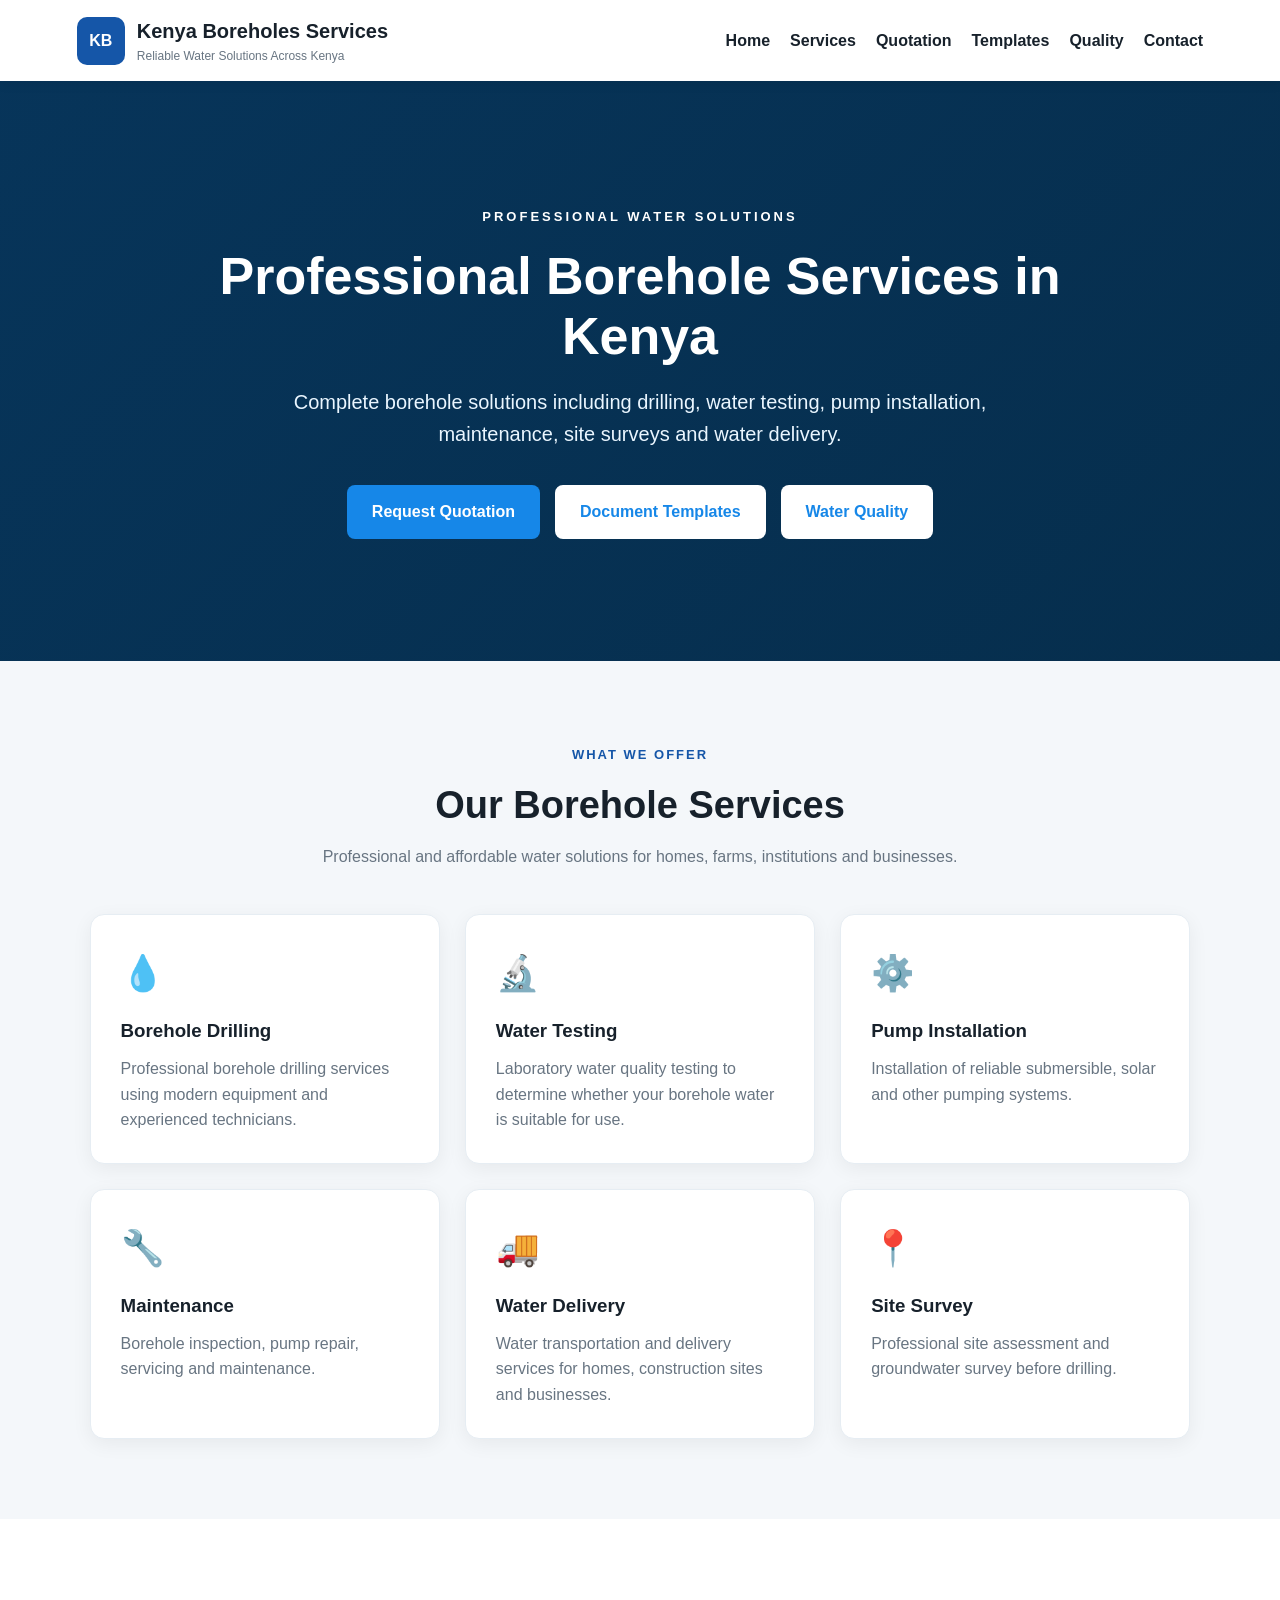
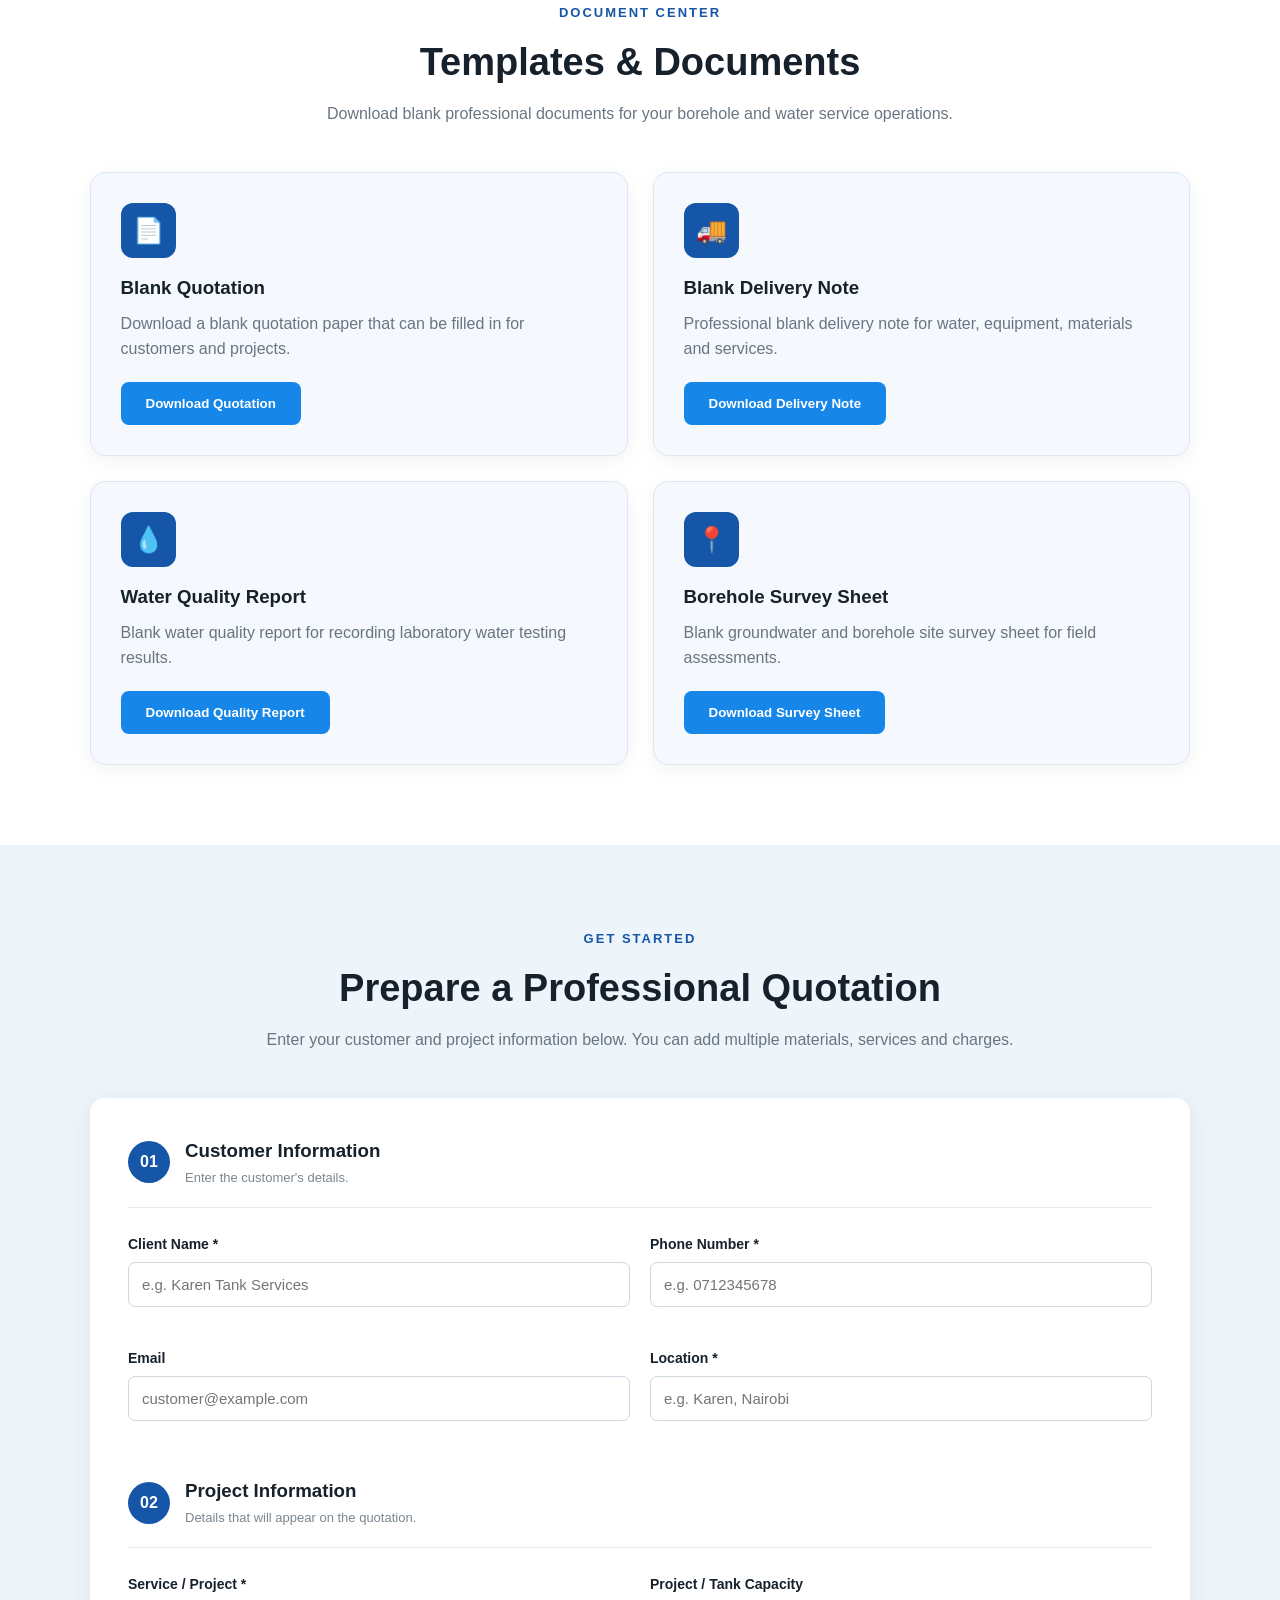
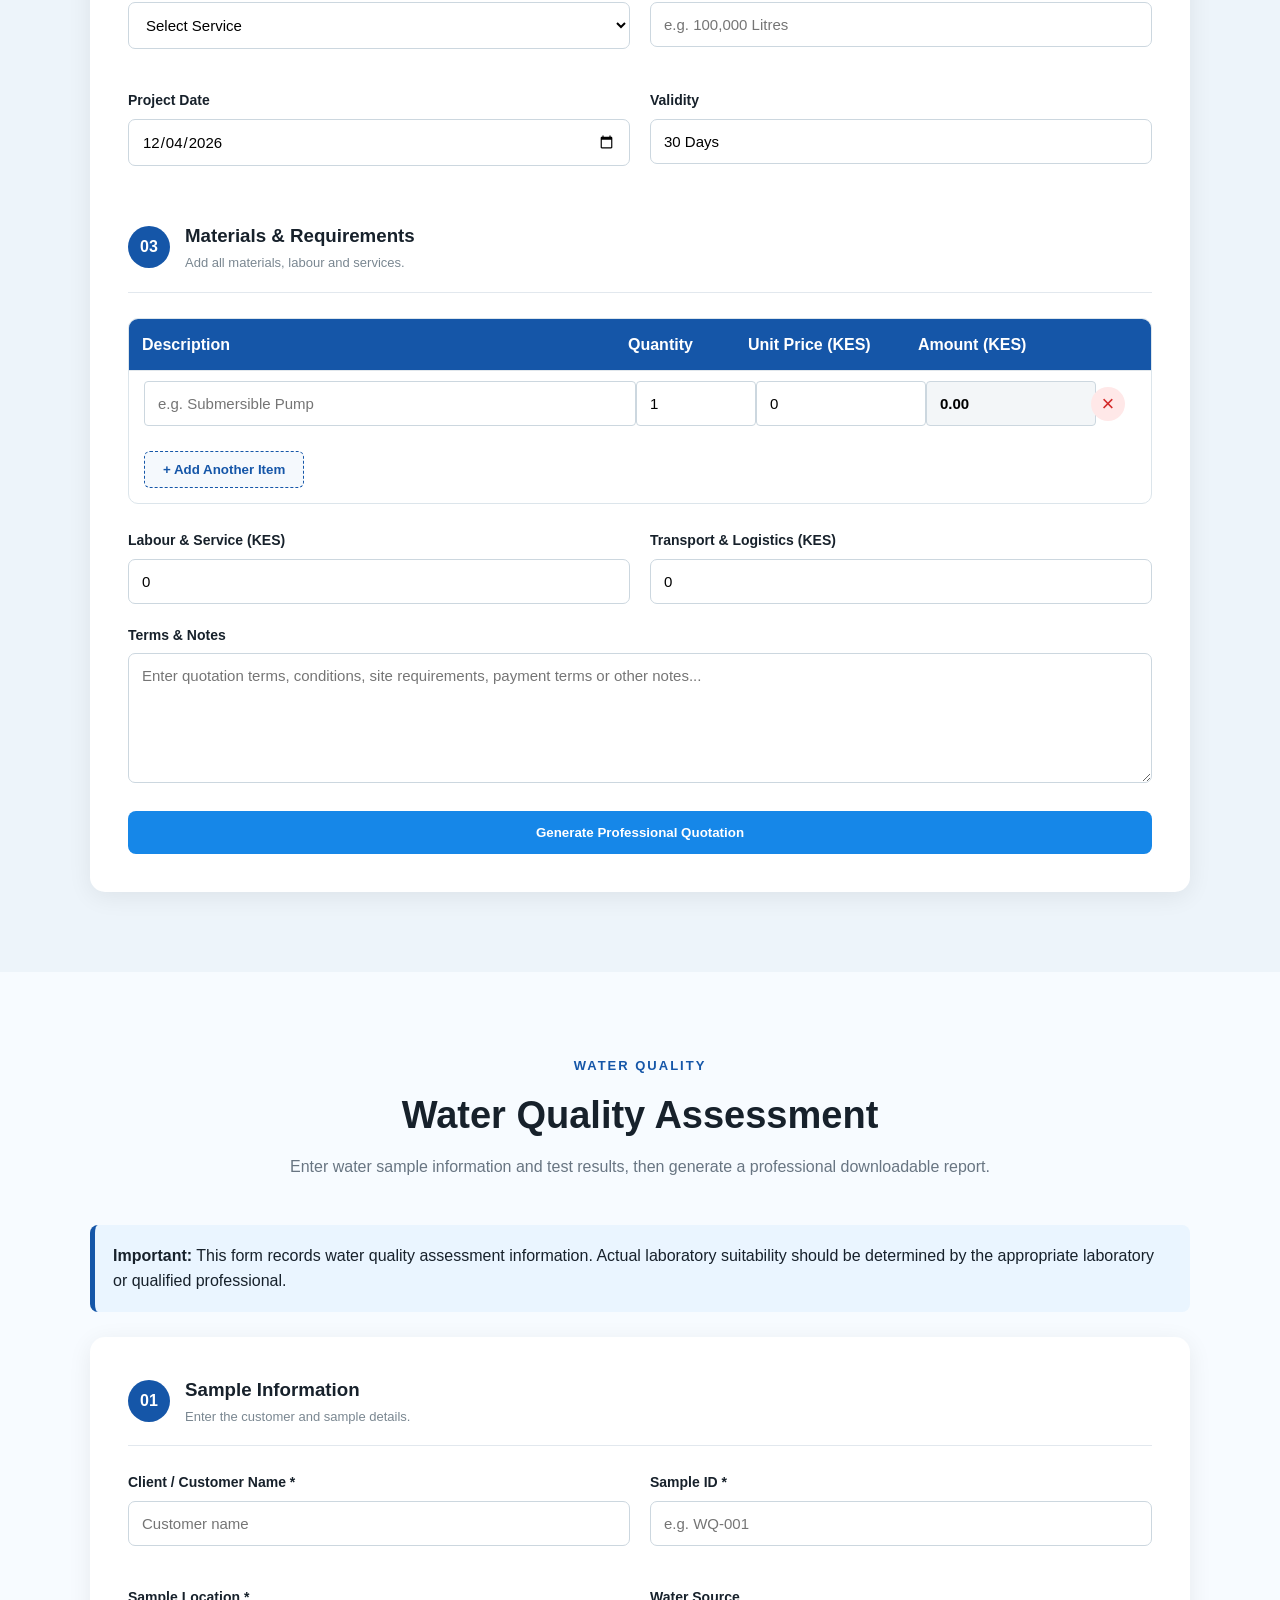
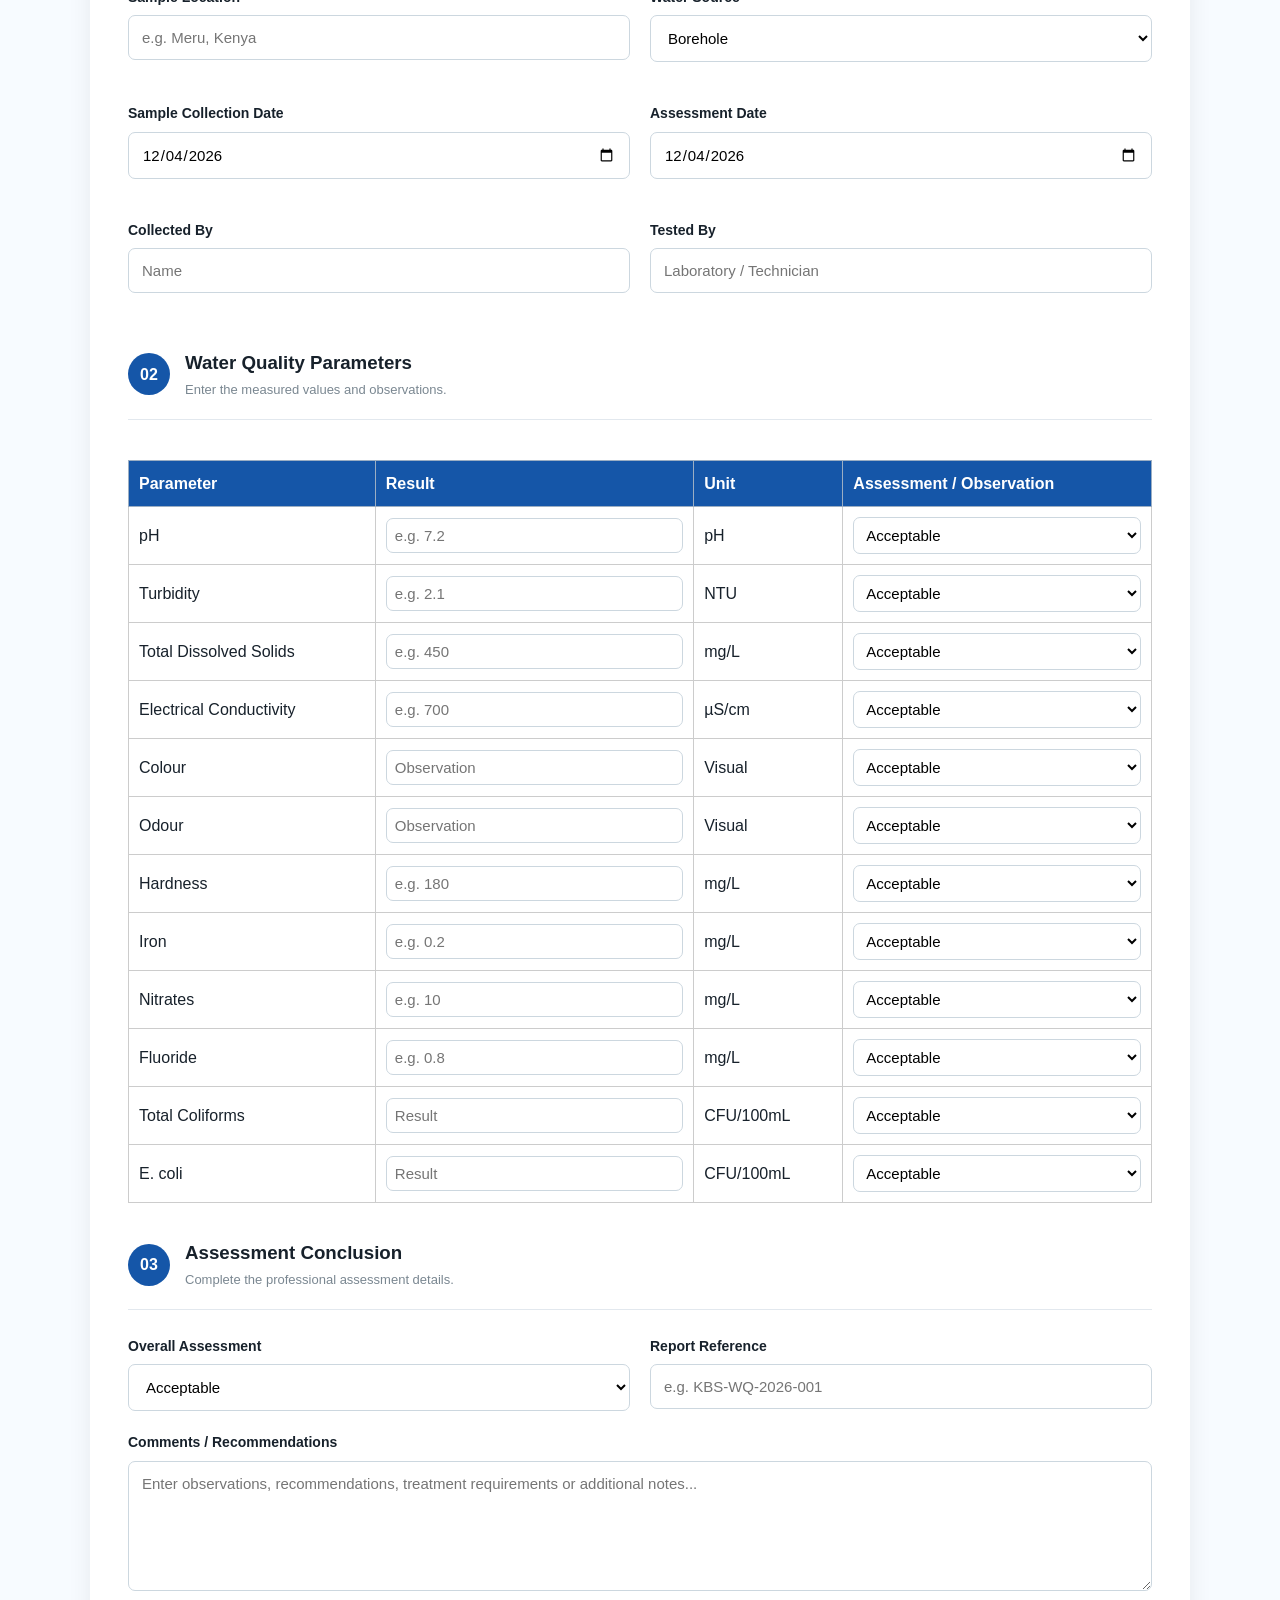
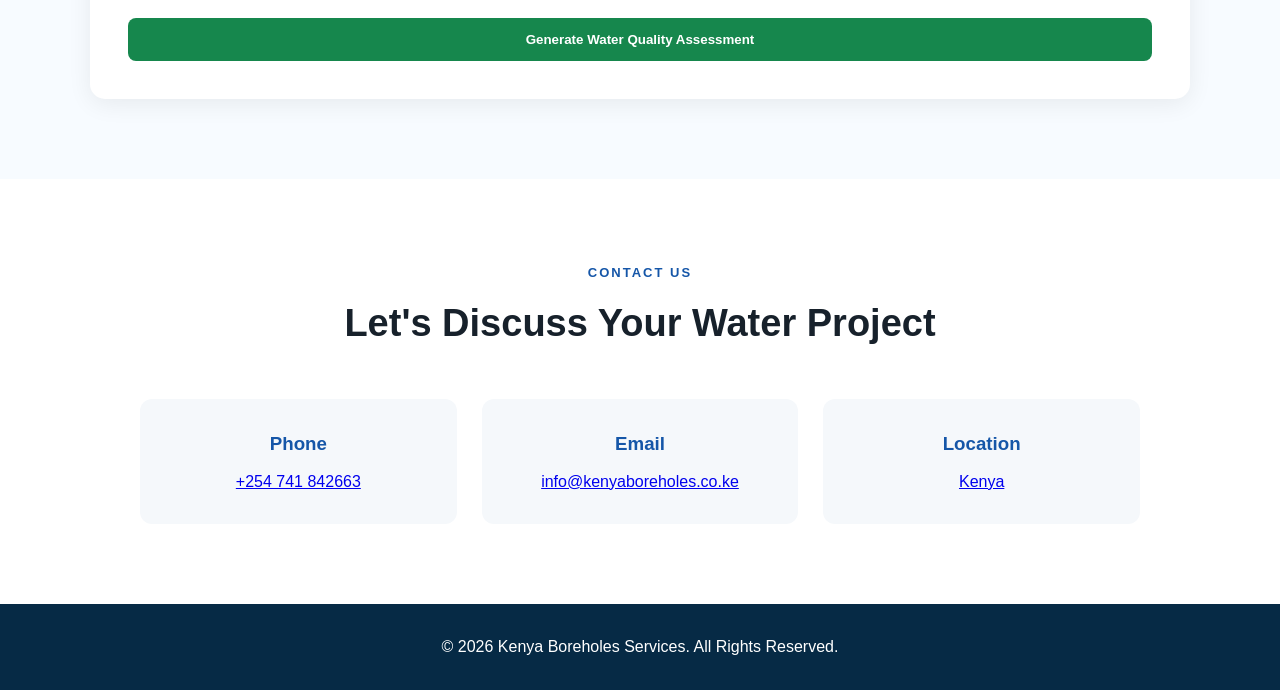
<file: templates/index.html>
<!DOCTYPE html>
<html lang="en">
<head>
<meta charset="UTF-8">
<meta name="viewport" content="width=device-width, initial-scale=1.0">

<title>Kenya Boreholes Services</title>

<style>

/* =========================================================
   GLOBAL
========================================================= */

* {
    margin: 0;
    padding: 0;
    box-sizing: border-box;
}

html {
    scroll-behavior: smooth;
}

body {
    font-family: Arial, Helvetica, sans-serif;
    background: #f4f7fa;
    color: #17212b;
    line-height: 1.6;
}

button,
input,
select,
textarea {
    font-family: inherit;
}


/* =========================================================
   HEADER
========================================================= */

.header {
    background: #ffffff;
    min-height: 80px;
    padding: 15px 6%;
    display: flex;
    justify-content: space-between;
    align-items: center;
    gap: 25px;
    position: sticky;
    top: 0;
    z-index: 1000;
    box-shadow: 0 2px 12px rgba(0,0,0,0.08);
}

.logo {
    display: flex;
    align-items: center;
    gap: 12px;
}

.logo-icon {
    width: 48px;
    height: 48px;
    border-radius: 10px;
    background: #1556a8;
    color: white;
    display: flex;
    align-items: center;
    justify-content: center;
    font-weight: bold;
}

.logo h1 {
    font-size: 20px;
}

.logo p {
    color: #687582;
    font-size: 12px;
}

nav {
    display: flex;
    gap: 20px;
    flex-wrap: wrap;
    justify-content: center;
}

nav a {
    text-decoration: none;
    color: #17212b;
    font-weight: 600;
}

nav a:hover {
    color: #1556a8;
}


/* =========================================================
   HERO
========================================================= */

.hero {
    min-height: 580px;
    background:
        linear-gradient(
            rgba(5, 41, 70, 0.88),
            rgba(5, 41, 70, 0.88)
        ),
        linear-gradient(
            135deg,
            #1687e8,
            #0d527e
        );

    display: flex;
    align-items: center;
    justify-content: center;
    text-align: center;
    padding: 80px 20px;
    color: white;
}

.hero-content {
    max-width: 900px;
}

.hero-label {
    font-size: 13px;
    letter-spacing: 3px;
    font-weight: bold;
}

.hero h2 {
    font-size: 52px;
    line-height: 1.15;
    margin: 18px 0 20px;
}

.hero p {
    font-size: 20px;
    max-width: 750px;
    margin: auto;
    color: #eaf6ff;
}

.hero-buttons {
    margin-top: 35px;
    display: flex;
    justify-content: center;
    gap: 15px;
    flex-wrap: wrap;
}


/* =========================================================
   BUTTONS
========================================================= */

.btn {
    border: none;
    padding: 14px 25px;
    border-radius: 8px;
    font-weight: bold;
    cursor: pointer;
    text-decoration: none;
    display: inline-block;
    transition: 0.2s;
}

.btn:hover {
    transform: translateY(-2px);
}

.primary {
    background: #1687e8;
    color: white;
}

.secondary {
    background: white;
    color: #1687e8;
}

.outline-btn {
    background: white;
    color: #1556a8;
    border: 1px solid #1556a8;
}

.dark-btn {
    background: #062a45;
    color: white;
}

.green-btn {
    background: #16874d;
    color: white;
}

.full-btn {
    width: 100%;
}


/* =========================================================
   SECTIONS
========================================================= */

.section,
.quotation-section,
.contact-section,
.tools-section {
    padding: 80px 7%;
}

.section-title {
    text-align: center;
    max-width: 800px;
    margin: 0 auto 45px;
}

.section-title span {
    color: #1556a8;
    font-size: 13px;
    font-weight: bold;
    letter-spacing: 2px;
}

.section-title h2 {
    font-size: 38px;
    margin: 8px 0;
}

.section-title p {
    color: #687582;
}


/* =========================================================
   SERVICES
========================================================= */

.services-grid {
    display: grid;
    grid-template-columns: repeat(3, 1fr);
    gap: 25px;
}

.service-card {
    background: white;
    padding: 30px;
    border-radius: 14px;
    box-shadow: 0 5px 20px rgba(0,0,0,0.06);
    border: 1px solid #e6edf3;
}

.service-icon {
    font-size: 35px;
    margin-bottom: 15px;
}

.service-card h3 {
    margin-bottom: 10px;
}

.service-card p {
    color: #687582;
}


/* =========================================================
   DOCUMENT TOOLS
========================================================= */

.tools-section {
    background: #ffffff;
}

.tools-grid {
    max-width: 1150px;
    margin: auto;
    display: grid;
    grid-template-columns: repeat(2, 1fr);
    gap: 25px;
}

.tool-card {
    background: #f5f9fd;
    border: 1px solid #dce7f0;
    border-radius: 15px;
    padding: 30px;
    box-shadow: 0 5px 20px rgba(0,0,0,0.05);
}

.tool-icon {
    width: 55px;
    height: 55px;
    border-radius: 12px;
    background: #1556a8;
    color: white;
    display: flex;
    align-items: center;
    justify-content: center;
    font-size: 25px;
    margin-bottom: 15px;
}

.tool-card h3 {
    margin-bottom: 8px;
}

.tool-card p {
    color: #687582;
    margin-bottom: 20px;
}

.template-buttons {
    display: flex;
    gap: 10px;
    flex-wrap: wrap;
}


/* =========================================================
   QUOTATION FORM
========================================================= */

.quotation-section {
    background: #edf4fa;
}

.quotation-container {
    max-width: 1100px;
    margin: auto;
}

#quotationForm,
#qualityForm {
    background: white;
    padding: 38px;
    border-radius: 15px;
    box-shadow: 0 5px 25px rgba(0,0,0,0.07);
}

.form-heading {
    display: flex;
    align-items: center;
    gap: 15px;
    border-bottom: 1px solid #e2e8ee;
    padding-bottom: 18px;
    margin-bottom: 25px;
}

.form-heading > span {
    width: 42px;
    height: 42px;
    display: flex;
    align-items: center;
    justify-content: center;
    border-radius: 50%;
    background: #1556a8;
    color: white;
    font-weight: bold;
}

.form-heading h3 {
    margin-bottom: 2px;
}

.form-heading p {
    color: #7a8791;
    font-size: 13px;
}

.second-heading {
    margin-top: 35px;
}

.form-grid {
    display: grid;
    grid-template-columns: repeat(2, 1fr);
    gap: 20px;
}

.form-group {
    margin-bottom: 20px;
}

.form-group label {
    display: block;
    margin-bottom: 7px;
    font-weight: bold;
    font-size: 14px;
}

input,
select,
textarea {
    width: 100%;
    padding: 13px;
    border: 1px solid #ccd7df;
    border-radius: 7px;
    font-size: 15px;
    outline: none;
    background: white;
}

input:focus,
select:focus,
textarea:focus {
    border-color: #1687e8;
    box-shadow: 0 0 0 3px rgba(22,135,232,0.10);
}

textarea {
    resize: vertical;
}


/* =========================================================
   ITEMS
========================================================= */

.items-form {
    border: 1px solid #dce5eb;
    border-radius: 10px;
    overflow: hidden;
    margin-bottom: 25px;
}

.items-header,
.item-row {
    display: grid;
    grid-template-columns:
        minmax(200px, 2fr)
        120px
        170px
        170px
        50px;
    align-items: center;
}

.items-header {
    background: #1556a8;
    color: white;
    font-weight: bold;
    padding: 13px;
}

.item-row {
    padding: 10px;
    border-top: 1px solid #e1e7ec;
}

.item-row input {
    border-radius: 4px;
    margin: 0 5px;
}

.item-amount {
    background: #f3f6f8;
    font-weight: bold;
}

.remove-item {
    width: 34px;
    height: 34px;
    border: none;
    border-radius: 50%;
    background: #ffe8e8;
    color: #d32929;
    font-size: 22px;
    cursor: pointer;
}

.add-item-btn {
    margin: 15px;
    padding: 10px 18px;
    border: 1px dashed #1556a8;
    color: #1556a8;
    background: #f5f9fd;
    border-radius: 6px;
    cursor: pointer;
    font-weight: bold;
}


/* =========================================================
   QUOTATION RESULT
========================================================= */

.quotation-result {
    margin-top: 35px;
    background: #dfe7ee;
    padding: 25px;
    border-radius: 10px;
}

.hidden {
    display: none !important;
}


/* =========================================================
   QUOTATION DOCUMENT
========================================================= */

#quotationDocument {
    background: white;
    width: 100%;
    max-width: 1000px;
    margin: auto;
    padding: 38px;
    box-shadow: 0 5px 25px rgba(0,0,0,0.12);
    color: #202020;
}

.document-top {
    display: flex;
    justify-content: space-between;
    align-items: flex-start;
    gap: 30px;
}

.document-company {
    display: flex;
    align-items: center;
    gap: 14px;
}

.document-logo {
    width: 58px;
    height: 58px;
    background: #1556a8;
    color: white;
    display: flex;
    align-items: center;
    justify-content: center;
    font-size: 20px;
    font-weight: bold;
    border-radius: 5px;
}

.document-company h1 {
    font-size: 22px;
    color: #1556a8;
}

.document-company p {
    color: #666;
    font-size: 13px;
}

.document-reference {
    text-align: right;
    min-width: 240px;
}

.document-reference h2 {
    font-size: 22px;
    margin-bottom: 10px;
}

.document-reference p {
    font-size: 14px;
    margin: 3px 0;
}

.document-line {
    height: 2px;
    background: #183e73;
    margin: 18px 0 0;
}


/* =========================================================
   DETAILS
========================================================= */

.details-table {
    margin-top: 5px;
    margin-bottom: 28px;
}

.detail-row {
    display: grid;
    grid-template-columns: 180px 25px 1fr;
    min-height: 40px;
    align-items: center;
    border-bottom: 1px solid #d7d7d7;
    font-size: 15px;
}

.detail-label {
    font-weight: bold;
}

.detail-colon {
    font-weight: bold;
}


/* =========================================================
   QUOTATION TABLE
========================================================= */

.document-section-title {
    color: #1556a8;
    font-size: 19px;
    font-weight: bold;
    margin: 20px 0 10px;
}

.quotation-table {
    width: 100%;
    border-collapse: collapse;
    margin-top: 10px;
    font-size: 14px;
}

.quotation-table th {
    background: #1556a8;
    color: white;
    border: 1px solid #9baec3;
    padding: 11px 8px;
    text-align: left;
}

.quotation-table td {
    border: 1px solid #c7c7c7;
    padding: 10px 8px;
}

.quotation-table tbody tr:nth-child(even) {
    background: #fafafa;
}

.no-column {
    width: 55px;
    text-align: center !important;
}

.quantity-column {
    width: 105px;
    text-align: center !important;
}

.price-column,
.amount-column {
    width: 155px;
    text-align: right !important;
}

.money-cell {
    text-align: right;
    font-weight: 600;
}

.total-row td {
    background: #dce6f4;
    color: #173c70;
    font-weight: bold;
    font-size: 17px;
    padding: 13px 8px;
}

.total-row td:last-child {
    text-align: right;
}


/* =========================================================
   TERMS
========================================================= */

.terms-section {
    margin-top: 25px;
}

.terms-section ul {
    margin: 5px 0 12px 22px;
}

.terms-section li {
    margin-bottom: 5px;
}

.standard-terms p {
    font-size: 13px;
    margin: 4px 0;
}


/* =========================================================
   DOCUMENT FOOTER
========================================================= */

.document-footer {
    margin-top: 35px;
    padding-top: 18px;
    border-top: 1px solid #c7c7c7;
    display: flex;
    justify-content: space-between;
    gap: 30px;
    font-size: 13px;
    color: #555;
}

.signature-box {
    min-width: 190px;
    text-align: center;
}

.signature-line {
    height: 35px;
    border-bottom: 1px solid #555;
    margin-top: 5px;
}

.quotation-actions {
    display: flex;
    justify-content: center;
    gap: 15px;
    margin-top: 25px;
    flex-wrap: wrap;
}


/* =========================================================
   QUALITY SECTION
========================================================= */

.quality-section {
    padding: 80px 7%;
    background: #f7fbff;
}

.quality-container {
    max-width: 1100px;
    margin: auto;
}

.quality-info {
    background: #eaf5ff;
    border-left: 5px solid #1556a8;
    padding: 18px;
    margin-bottom: 25px;
    border-radius: 8px;
}

.quality-result {
    margin-top: 30px;
}

.quality-document {
    background: white;
    max-width: 1000px;
    margin: auto;
    padding: 40px;
    box-shadow: 0 5px 25px rgba(0,0,0,0.12);
}

.quality-document-header {
    display: flex;
    justify-content: space-between;
    gap: 25px;
    border-bottom: 3px solid #1556a8;
    padding-bottom: 18px;
    margin-bottom: 25px;
}

.quality-title h1 {
    color: #1556a8;
    font-size: 25px;
}

.quality-title p {
    color: #666;
}

.quality-reference {
    text-align: right;
}

.quality-details {
    width: 100%;
    border-collapse: collapse;
    margin: 20px 0;
}

.quality-details td {
    border: 1px solid #ccc;
    padding: 10px;
}

.quality-details td:first-child {
    font-weight: bold;
    width: 30%;
    background: #f4f7fa;
}

.assessment-table {
    width: 100%;
    border-collapse: collapse;
    margin-top: 15px;
}

.assessment-table th {
    background: #1556a8;
    color: white;
    padding: 10px;
    border: 1px solid #9baec3;
    text-align: left;
}

.assessment-table td {
    border: 1px solid #ccc;
    padding: 10px;
}

.assessment-table input,
.assessment-table select {
    padding: 8px;
}

.quality-conclusion {
    margin-top: 25px;
    padding: 18px;
    border: 1px solid #ccd7df;
    border-radius: 8px;
}

.quality-conclusion h3 {
    color: #1556a8;
    margin-bottom: 8px;
}

.quality-footer {
    margin-top: 35px;
    padding-top: 18px;
    border-top: 1px solid #ccc;
    display: flex;
    justify-content: space-between;
}


/* =========================================================
   CONTACT
========================================================= */

.contact-section {
    background: white;
}

.contact-grid {
    max-width: 1000px;
    margin: auto;
    display: grid;
    grid-template-columns: repeat(3, 1fr);
    gap: 25px;
}

.contact-card {
    padding: 30px;
    text-align: center;
    background: #f5f8fb;
    border-radius: 12px;
}

.contact-card h3 {
    color: #1556a8;
    margin-bottom: 10px;
}


/* =========================================================
   FOOTER
========================================================= */

footer {
    background: #062a45;
    color: white;
    padding: 30px;
    text-align: center;
}


/* =========================================================
   PRINT
========================================================= */

@media print {

    @page {
        size: A4;
        margin: 10mm;
    }

    body {
        background: white !important;
    }

    body * {
        visibility: hidden;
    }

    #quotationDocument,
    #quotationDocument * {
        visibility: visible;
    }

    #quotationDocument {
        position: absolute;
        left: 0;
        top: 0;
        width: 100%;
        max-width: none;
        padding: 0;
        margin: 0;
        box-shadow: none;
    }

    .quotation-actions {
        display: none !important;
    }
}


/* =========================================================
   RESPONSIVE
========================================================= */

@media (max-width: 900px) {

    .header {
        flex-direction: column;
    }

    .hero h2 {
        font-size: 38px;
    }

    .services-grid,
    .contact-grid,
    .tools-grid {
        grid-template-columns: 1fr;
    }

    .form-grid {
        grid-template-columns: 1fr;
    }

    .items-form {
        overflow-x: auto;
    }

    .items-header,
    .item-row {
        min-width: 850px;
    }

    .document-top,
    .quality-document-header {
        flex-direction: column;
    }

    .document-reference,
    .quality-reference {
        text-align: left;
    }
}


@media (max-width: 600px) {

    .section,
    .quotation-section,
    .contact-section,
    .tools-section,
    .quality-section {
        padding: 55px 5%;
    }

    .hero {
        min-height: 500px;
    }

    .hero h2 {
        font-size: 32px;
    }

    .hero p {
        font-size: 17px;
    }

    #quotationForm,
    #qualityForm,
    .quality-document {
        padding: 20px;
    }

    .document-company h1 {
        font-size: 17px;
    }

    .detail-row {
        grid-template-columns: 120px 20px 1fr;
        font-size: 12px;
    }

    .quotation-table,
    .assessment-table {
        font-size: 10px;
    }

    .quotation-table th,
    .quotation-table td,
    .assessment-table th,
    .assessment-table td {
        padding: 7px 4px;
    }

    .document-footer,
    .quality-footer {
        flex-direction: column;
    }
}

</style>
</head>


<body>

<!-- =========================================================
     HEADER
========================================================= -->

<header class="header">

    <div class="logo">

        <div class="logo-icon">
            KB
        </div>

        <div>
            <h1>Kenya Boreholes Services</h1>
            <p>Reliable Water Solutions Across Kenya</p>
        </div>

    </div>

    <nav>
        <a href="#home">Home</a>
        <a href="#services">Services</a>
        <a href="#quotation">Quotation</a>
        <a href="#templates">Templates</a>
        <a href="#quality">Quality</a>
        <a href="#contact">Contact</a>
    </nav>

</header>


<!-- =========================================================
     HERO
========================================================= -->

<section id="home" class="hero">

    <div class="hero-content">

        <span class="hero-label">
            PROFESSIONAL WATER SOLUTIONS
        </span>

        <h2>
            Professional Borehole Services in Kenya
        </h2>

        <p>
            Complete borehole solutions including drilling,
            water testing, pump installation, maintenance,
            site surveys and water delivery.
        </p>

        <div class="hero-buttons">

            <a href="#quotation" class="btn primary">
                Request Quotation
            </a>

            <a href="#templates" class="btn secondary">
                Document Templates
            </a>

            <a href="#quality" class="btn secondary">
                Water Quality
            </a>

        </div>

    </div>

</section>


<!-- =========================================================
     SERVICES
========================================================= -->

<section id="services" class="section">

    <div class="section-title">

        <span>WHAT WE OFFER</span>

        <h2>Our Borehole Services</h2>

        <p>
            Professional and affordable water solutions for
            homes, farms, institutions and businesses.
        </p>

    </div>

    <div class="services-grid">

        <div class="service-card">
            <div class="service-icon">💧</div>
            <h3>Borehole Drilling</h3>
            <p>
                Professional borehole drilling services using
                modern equipment and experienced technicians.
            </p>
        </div>

        <div class="service-card">
            <div class="service-icon">🔬</div>
            <h3>Water Testing</h3>
            <p>
                Laboratory water quality testing to determine
                whether your borehole water is suitable for use.
            </p>
        </div>

        <div class="service-card">
            <div class="service-icon">⚙️</div>
            <h3>Pump Installation</h3>
            <p>
                Installation of reliable submersible,
                solar and other pumping systems.
            </p>
        </div>

        <div class="service-card">
            <div class="service-icon">🔧</div>
            <h3>Maintenance</h3>
            <p>
                Borehole inspection, pump repair, servicing
                and maintenance.
            </p>
        </div>

        <div class="service-card">
            <div class="service-icon">🚚</div>
            <h3>Water Delivery</h3>
            <p>
                Water transportation and delivery services
                for homes, construction sites and businesses.
            </p>
        </div>

        <div class="service-card">
            <div class="service-icon">📍</div>
            <h3>Site Survey</h3>
            <p>
                Professional site assessment and groundwater
                survey before drilling.
            </p>
        </div>

    </div>

</section>


<!-- =========================================================
     DOCUMENT TEMPLATES
========================================================= -->

<section id="templates" class="tools-section">

    <div class="section-title">

        <span>DOCUMENT CENTER</span>

        <h2>Templates & Documents</h2>

        <p>
            Download blank professional documents for your
            borehole and water service operations.
        </p>

    </div>


    <div class="tools-grid">

        <!-- QUOTATION -->

        <div class="tool-card">

            <div class="tool-icon">📄</div>

            <h3>Blank Quotation</h3>

            <p>
                Download a blank quotation paper that can be
                filled in for customers and projects.
            </p>

            <button
                class="btn primary"
                onclick="downloadBlankQuotation()">
                Download Quotation
            </button>

        </div>


        <!-- DELIVERY NOTE -->

        <div class="tool-card">

            <div class="tool-icon">🚚</div>

            <h3>Blank Delivery Note</h3>

            <p>
                Professional blank delivery note for water,
                equipment, materials and services.
            </p>

            <button
                class="btn primary"
                onclick="downloadDeliveryNote()">
                Download Delivery Note
            </button>

        </div>


        <!-- WATER QUALITY -->

        <div class="tool-card">

            <div class="tool-icon">💧</div>

            <h3>Water Quality Report</h3>

            <p>
                Blank water quality report for recording
                laboratory water testing results.
            </p>

            <button
                class="btn primary"
                onclick="downloadWaterQualityReport()">
                Download Quality Report
            </button>

        </div>


        <!-- SURVEY -->

        <div class="tool-card">

            <div class="tool-icon">📍</div>

            <h3>Borehole Survey Sheet</h3>

            <p>
                Blank groundwater and borehole site survey
                sheet for field assessments.
            </p>

            <button
                class="btn primary"
                onclick="downloadSurveySheet()">
                Download Survey Sheet
            </button>

        </div>

    </div>

</section>


<!-- =========================================================
     QUOTATION
========================================================= -->

<section id="quotation" class="quotation-section">

    <div class="section-title">

        <span>GET STARTED</span>

        <h2>Prepare a Professional Quotation</h2>

        <p>
            Enter your customer and project information below.
            You can add multiple materials, services and charges.
        </p>

    </div>


    <div class="quotation-container">

        <form id="quotationForm">

            <!-- CUSTOMER -->

            <div class="form-heading">

                <span>01</span>

                <div>
                    <h3>Customer Information</h3>
                    <p>Enter the customer's details.</p>
                </div>

            </div>


            <div class="form-grid">

                <div class="form-group">

                    <label>Client Name *</label>

                    <input
                        type="text"
                        id="customerName"
                        placeholder="e.g. Karen Tank Services"
                        required>

                </div>


                <div class="form-group">

                    <label>Phone Number *</label>

                    <input
                        type="tel"
                        id="phone"
                        placeholder="e.g. 0712345678"
                        required>

                </div>


                <div class="form-group">

                    <label>Email</label>

                    <input
                        type="email"
                        id="email"
                        placeholder="customer@example.com">

                </div>


                <div class="form-group">

                    <label>Location *</label>

                    <input
                        type="text"
                        id="location"
                        placeholder="e.g. Karen, Nairobi"
                        required>

                </div>

            </div>


            <!-- PROJECT -->

            <div class="form-heading second-heading">

                <span>02</span>

                <div>
                    <h3>Project Information</h3>
                    <p>Details that will appear on the quotation.</p>
                </div>

            </div>


            <div class="form-grid">

                <div class="form-group">

                    <label>Service / Project *</label>

                    <select id="service" required>

                        <option value="">
                            Select Service
                        </option>

                        <option>Borehole Drilling</option>
                        <option>Borehole Maintenance</option>
                        <option>Water Testing</option>
                        <option>Pump Installation</option>
                        <option>Water Delivery</option>
                        <option>Site Survey</option>
                        <option>Borehole Equipping</option>
                        <option>Tank Cleaning & Servicing</option>
                        <option>Other</option>

                    </select>

                </div>


                <div class="form-group">

                    <label>Project / Tank Capacity</label>

                    <input
                        type="text"
                        id="capacity"
                        placeholder="e.g. 100,000 Litres">

                </div>


                <div class="form-group">

                    <label>Project Date</label>

                    <input
                        type="date"
                        id="projectDate">

                </div>


                <div class="form-group">

                    <label>Validity</label>

                    <input
                        type="text"
                        id="validity"
                        value="30 Days">

                </div>

            </div>


            <!-- ITEMS -->

            <div class="form-heading second-heading">

                <span>03</span>

                <div>
                    <h3>Materials & Requirements</h3>
                    <p>Add all materials, labour and services.</p>
                </div>

            </div>


            <div class="items-form">

                <div class="items-header">

                    <div>Description</div>
                    <div>Quantity</div>
                    <div>Unit Price (KES)</div>
                    <div>Amount (KES)</div>
                    <div></div>

                </div>


                <div id="itemsContainer">

                    <div class="item-row">

                        <input
                            type="text"
                            class="item-description"
                            placeholder="e.g. Submersible Pump"
                            required>

                        <input
                            type="number"
                            class="item-quantity"
                            value="1"
                            min="0"
                            step="0.01"
                            required>

                        <input
                            type="number"
                            class="item-price"
                            value="0"
                            min="0"
                            step="0.01"
                            required>

                        <input
                            type="text"
                            class="item-amount"
                            value="0.00"
                            readonly>

                        <button
                            type="button"
                            class="remove-item"
                            onclick="removeItem(this)">
                            ×
                        </button>

                    </div>

                </div>


                <button
                    type="button"
                    class="add-item-btn"
                    onclick="addItem()">

                    + Add Another Item

                </button>

            </div>


            <!-- EXTRA CHARGES -->

            <div class="form-grid">

                <div class="form-group">

                    <label>
                        Labour & Service (KES)
                    </label>

                    <input
                        type="number"
                        id="labour"
                        value="0"
                        min="0"
                        step="0.01">

                </div>


                <div class="form-group">

                    <label>
                        Transport & Logistics (KES)
                    </label>

                    <input
                        type="number"
                        id="transport"
                        value="0"
                        min="0"
                        step="0.01">

                </div>

            </div>


            <!-- NOTES -->

            <div class="form-group">

                <label>Terms & Notes</label>

                <textarea
                    id="notes"
                    rows="6"
                    placeholder="Enter quotation terms, conditions, site requirements, payment terms or other notes..."></textarea>

            </div>


            <button
                type="submit"
                class="btn primary full-btn">

                Generate Professional Quotation

            </button>

        </form>


        <!-- QUOTATION RESULT -->

        <div
            id="quotationResult"
            class="quotation-result hidden">

            <div id="quotationDocument">

                <div class="document-top">

                    <div class="document-company">

                        <div class="document-logo">
                            KB
                        </div>

                        <div>

                            <h1>
                                KENYA BOREHOLES SERVICES
                            </h1>

                            <p>
                                Professional Water Solutions
                            </p>

                        </div>

                    </div>


                    <div class="document-reference">

                        <h2>QUOTATION</h2>

                        <p>
                            <strong>Quotation Ref:</strong>
                            <span id="quotationNumber"></span>
                        </p>

                        <p>
                            <strong>Date:</strong>
                            <span id="quotationDate"></span>
                        </p>

                    </div>

                </div>


                <div class="document-line"></div>


                <div class="details-table">

                    <div class="detail-row">
                        <div class="detail-label">Client</div>
                        <div class="detail-colon">:</div>
                        <div id="resultName"></div>
                    </div>

                    <div class="detail-row">
                        <div class="detail-label">Location</div>
                        <div class="detail-colon">:</div>
                        <div id="resultLocation"></div>
                    </div>

                    <div class="detail-row">
                        <div class="detail-label">Contact</div>
                        <div class="detail-colon">:</div>
                        <div id="resultPhone"></div>
                    </div>

                    <div class="detail-row">
                        <div class="detail-label">Email</div>
                        <div class="detail-colon">:</div>
                        <div id="resultEmail"></div>
                    </div>

                    <div class="detail-row">
                        <div class="detail-label">Project / Service</div>
                        <div class="detail-colon">:</div>
                        <div id="resultService"></div>
                    </div>

                    <div class="detail-row">
                        <div class="detail-label">Capacity</div>
                        <div class="detail-colon">:</div>
                        <div id="resultCapacity"></div>
                    </div>

                </div>


                <div class="document-section-title">
                    MATERIALS & REQUIREMENTS
                </div>


                <table class="quotation-table">

                    <thead>

                        <tr>

                            <th class="no-column">No.</th>
                            <th>Description</th>
                            <th class="quantity-column">Quantity</th>
                            <th class="price-column">Unit Price (KES)</th>
                            <th class="amount-column">Amount (KES)</th>

                        </tr>

                    </thead>


                    <tbody id="quotationItems"></tbody>


                    <tbody>

                        <tr>

                            <td colspan="4">
                                Labour & Tank/Borehole Servicing
                            </td>

                            <td
                                id="resultLabour"
                                class="money-cell">
                                0.00
                            </td>

                        </tr>


                        <tr>

                            <td colspan="4">
                                Transport & Logistics
                            </td>

                            <td
                                id="resultTransport"
                                class="money-cell">
                                0.00
                            </td>

                        </tr>

                    </tbody>


                    <tfoot>

                        <tr class="total-row">

                            <td colspan="4">
                                TOTAL QUOTATION
                            </td>

                            <td id="grandTotal">
                                KES 0.00
                            </td>

                        </tr>

                    </tfoot>

                </table>


                <div class="terms-section">

                    <div class="document-section-title">
                        TERMS & NOTES
                    </div>

                    <ul id="resultNotesList"></ul>

                    <div class="standard-terms">

                        <p>
                            • Quotation is based on the listed materials and stated project scope.
                        </p>

                        <p>
                            • Any additional repairs or materials required after inspection will be communicated and quoted separately.
                        </p>

                        <p>
                            • Prices are subject to confirmation before commencement of works.
                        </p>

                        <p>
                            • Site assessment may be required before final confirmation.
                        </p>

                        <p id="validityText">
                            • This quotation is valid for 30 Days.
                        </p>

                    </div>

                </div>


                <div class="document-footer">

                    <div>

                        <strong>
                            KENYA BOREHOLES SERVICES
                        </strong>

                        <p>
                            Professional Water Solutions Across Kenya
                        </p>

                    </div>


                    <div class="signature-box">

                        <p>Authorized By</p>

                        <div class="signature-line"></div>

                    </div>

                </div>

            </div>


            <div class="quotation-actions">

                <button
                    class="btn primary"
                    onclick="downloadQuotationPDF()">
                    Download Quotation PDF
                </button>

                <button
                    class="btn secondary"
                    onclick="printQuotation()">
                    Print Quotation
                </button>

                <button
                    class="btn outline-btn"
                    onclick="editQuotation()">
                    Edit Quotation
                </button>

            </div>

        </div>

    </div>

</section>


<!-- =========================================================
     WATER QUALITY ASSESSMENT
========================================================= -->

<section id="quality" class="quality-section">

    <div class="section-title">

        <span>WATER QUALITY</span>

        <h2>Water Quality Assessment</h2>

        <p>
            Enter water sample information and test results,
            then generate a professional downloadable report.
        </p>

    </div>


    <div class="quality-container">


        <div class="quality-info">

            <strong>Important:</strong>

            This form records water quality assessment information.
            Actual laboratory suitability should be determined by
            the appropriate laboratory or qualified professional.

        </div>


        <form id="qualityForm">


            <div class="form-heading">

                <span>01</span>

                <div>
                    <h3>Sample Information</h3>
                    <p>Enter the customer and sample details.</p>
                </div>

            </div>


            <div class="form-grid">


                <div class="form-group">

                    <label>Client / Customer Name *</label>

                    <input
                        type="text"
                        id="qualityClient"
                        placeholder="Customer name"
                        required>

                </div>


                <div class="form-group">

                    <label>Sample ID *</label>

                    <input
                        type="text"
                        id="sampleId"
                        placeholder="e.g. WQ-001"
                        required>

                </div>


                <div class="form-group">

                    <label>Sample Location *</label>

                    <input
                        type="text"
                        id="sampleLocation"
                        placeholder="e.g. Meru, Kenya"
                        required>

                </div>


                <div class="form-group">

                    <label>Water Source</label>

                    <select id="waterSource">

                        <option>Borehole</option>
                        <option>Well</option>
                        <option>River</option>
                        <option>Spring</option>
                        <option>Tank</option>
                        <option>Other</option>

                    </select>

                </div>


                <div class="form-group">

                    <label>Sample Collection Date</label>

                    <input
                        type="date"
                        id="collectionDate">

                </div>


                <div class="form-group">

                    <label>Assessment Date</label>

                    <input
                        type="date"
                        id="assessmentDate">

                </div>


                <div class="form-group">

                    <label>Collected By</label>

                    <input
                        type="text"
                        id="collectedBy"
                        placeholder="Name">

                </div>


                <div class="form-group">

                    <label>Tested By</label>

                    <input
                        type="text"
                        id="testedBy"
                        placeholder="Laboratory / Technician">

                </div>

            </div>


            <!-- PARAMETERS -->

            <div class="form-heading second-heading">

                <span>02</span>

                <div>
                    <h3>Water Quality Parameters</h3>
                    <p>Enter the measured values and observations.</p>
                </div>

            </div>


            <div style="overflow-x:auto;">

                <table class="assessment-table">

                    <thead>

                        <tr>

                            <th>Parameter</th>
                            <th>Result</th>
                            <th>Unit</th>
                            <th>Assessment / Observation</th>

                        </tr>

                    </thead>

                    <tbody>


                        <tr>

                            <td>pH</td>

                            <td>
                                <input
                                    type="text"
                                    id="phResult"
                                    placeholder="e.g. 7.2">
                            </td>

                            <td>pH</td>

                            <td>
                                <select id="phAssessment">
                                    <option>Acceptable</option>
                                    <option>Requires Attention</option>
                                    <option>Not Assessed</option>
                                </select>
                            </td>

                        </tr>


                        <tr>

                            <td>Turbidity</td>

                            <td>
                                <input
                                    type="text"
                                    id="turbidityResult"
                                    placeholder="e.g. 2.1">
                            </td>

                            <td>NTU</td>

                            <td>
                                <select id="turbidityAssessment">
                                    <option>Acceptable</option>
                                    <option>Requires Attention</option>
                                    <option>Not Assessed</option>
                                </select>
                            </td>

                        </tr>


                        <tr>

                            <td>Total Dissolved Solids</td>

                            <td>
                                <input
                                    type="text"
                                    id="tdsResult"
                                    placeholder="e.g. 450">
                            </td>

                            <td>mg/L</td>

                            <td>
                                <select id="tdsAssessment">
                                    <option>Acceptable</option>
                                    <option>Requires Attention</option>
                                    <option>Not Assessed</option>
                                </select>
                            </td>

                        </tr>


                        <tr>

                            <td>Electrical Conductivity</td>

                            <td>
                                <input
                                    type="text"
                                    id="ecResult"
                                    placeholder="e.g. 700">
                            </td>

                            <td>µS/cm</td>

                            <td>
                                <select id="ecAssessment">
                                    <option>Acceptable</option>
                                    <option>Requires Attention</option>
                                    <option>Not Assessed</option>
                                </select>
                            </td>

                        </tr>


                        <tr>

                            <td>Colour</td>

                            <td>
                                <input
                                    type="text"
                                    id="colourResult"
                                    placeholder="Observation">
                            </td>

                            <td>Visual</td>

                            <td>
                                <select id="colourAssessment">
                                    <option>Acceptable</option>
                                    <option>Requires Attention</option>
                                    <option>Not Assessed</option>
                                </select>
                            </td>

                        </tr>


                        <tr>

                            <td>Odour</td>

                            <td>
                                <input
                                    type="text"
                                    id="odourResult"
                                    placeholder="Observation">
                            </td>

                            <td>Visual</td>

                            <td>
                                <select id="odourAssessment">
                                    <option>Acceptable</option>
                                    <option>Requires Attention</option>
                                    <option>Not Assessed</option>
                                </select>
                            </td>

                        </tr>


                        <tr>

                            <td>Hardness</td>

                            <td>
                                <input
                                    type="text"
                                    id="hardnessResult"
                                    placeholder="e.g. 180">
                            </td>

                            <td>mg/L</td>

                            <td>
                                <select id="hardnessAssessment">
                                    <option>Acceptable</option>
                                    <option>Requires Attention</option>
                                    <option>Not Assessed</option>
                                </select>
                            </td>

                        </tr>


                        <tr>

                            <td>Iron</td>

                            <td>
                                <input
                                    type="text"
                                    id="ironResult"
                                    placeholder="e.g. 0.2">
                            </td>

                            <td>mg/L</td>

                            <td>
                                <select id="ironAssessment">
                                    <option>Acceptable</option>
                                    <option>Requires Attention</option>
                                    <option>Not Assessed</option>
                                </select>
                            </td>

                        </tr>


                        <tr>

                            <td>Nitrates</td>

                            <td>
                                <input
                                    type="text"
                                    id="nitrateResult"
                                    placeholder="e.g. 10">
                            </td>

                            <td>mg/L</td>

                            <td>
                                <select id="nitrateAssessment">
                                    <option>Acceptable</option>
                                    <option>Requires Attention</option>
                                    <option>Not Assessed</option>
                                </select>
                            </td>

                        </tr>


                        <tr>

                            <td>Fluoride</td>

                            <td>
                                <input
                                    type="text"
                                    id="fluorideResult"
                                    placeholder="e.g. 0.8">
                            </td>

                            <td>mg/L</td>

                            <td>
                                <select id="fluorideAssessment">
                                    <option>Acceptable</option>
                                    <option>Requires Attention</option>
                                    <option>Not Assessed</option>
                                </select>
                            </td>

                        </tr>


                        <tr>

                            <td>Total Coliforms</td>

                            <td>
                                <input
                                    type="text"
                                    id="coliformResult"
                                    placeholder="Result">
                            </td>

                            <td>CFU/100mL</td>

                            <td>
                                <select id="coliformAssessment">
                                    <option>Acceptable</option>
                                    <option>Requires Attention</option>
                                    <option>Not Assessed</option>
                                </select>
                            </td>

                        </tr>


                        <tr>

                            <td>E. coli</td>

                            <td>
                                <input
                                    type="text"
                                    id="ecoliResult"
                                    placeholder="Result">
                            </td>

                            <td>CFU/100mL</td>

                            <td>
                                <select id="ecoliAssessment">
                                    <option>Acceptable</option>
                                    <option>Requires Attention</option>
                                    <option>Not Assessed</option>
                                </select>
                            </td>

                        </tr>

                    </tbody>

                </table>

            </div>


            <!-- CONCLUSION -->

            <div class="form-heading second-heading">

                <span>03</span>

                <div>
                    <h3>Assessment Conclusion</h3>
                    <p>Complete the professional assessment details.</p>
                </div>

            </div>


            <div class="form-grid">


                <div class="form-group">

                    <label>Overall Assessment</label>

                    <select id="overallAssessment">

                        <option>Acceptable</option>
                        <option>Requires Further Testing</option>
                        <option>Requires Treatment</option>
                        <option>Not Suitable Without Treatment</option>
                        <option>Pending Laboratory Confirmation</option>

                    </select>

                </div>


                <div class="form-group">

                    <label>Report Reference</label>

                    <input
                        type="text"
                        id="qualityReference"
                        placeholder="e.g. KBS-WQ-2026-001">

                </div>

            </div>


            <div class="form-group">

                <label>Comments / Recommendations</label>

                <textarea
                    id="qualityComments"
                    rows="6"
                    placeholder="Enter observations, recommendations, treatment requirements or additional notes..."></textarea>

            </div>


            <button
                type="submit"
                class="btn green-btn full-btn">

                Generate Water Quality Assessment

            </button>

        </form>


        <!-- QUALITY RESULT -->

        <div
            id="qualityResult"
            class="quality-result hidden">

            <div
                id="qualityDocument"
                class="quality-document">


                <div class="quality-document-header">

                    <div class="quality-title">

                        <h1>
                            KENYA BOREHOLES SERVICES
                        </h1>

                        <p>
                            WATER QUALITY ASSESSMENT REPORT
                        </p>

                    </div>


                    <div class="quality-reference">

                        <strong>Report Ref:</strong>

                        <span id="resultQualityReference">
                            -
                        </span>

                        <br>

                        <strong>Date:</strong>

                        <span id="resultAssessmentDate">
                            -
                        </span>

                    </div>

                </div>


                <table class="quality-details">

                    <tr>
                        <td>Client / Customer</td>
                        <td id="resultQualityClient"></td>
                    </tr>

                    <tr>
                        <td>Sample ID</td>
                        <td id="resultSampleId"></td>
                    </tr>

                    <tr>
                        <td>Sample Location</td>
                        <td id="resultSampleLocation"></td>
                    </tr>

                    <tr>
                        <td>Water Source</td>
                        <td id="resultWaterSource"></td>
                    </tr>

                    <tr>
                        <td>Sample Collection Date</td>
                        <td id="resultCollectionDate"></td>
                    </tr>

                    <tr>
                        <td>Collected By</td>
                        <td id="resultCollectedBy"></td>
                    </tr>

                    <tr>
                        <td>Tested By</td>
                        <td id="resultTestedBy"></td>
                    </tr>

                </table>


                <h3 class="document-section-title">
                    WATER QUALITY RESULTS
                </h3>


                <table class="assessment-table">

                    <thead>

                        <tr>

                            <th>Parameter</th>
                            <th>Result</th>
                            <th>Unit</th>
                            <th>Assessment</th>

                        </tr>

                    </thead>


                    <tbody id="qualityResultsBody">
                    </tbody>

                </table>


                <div class="quality-conclusion">

                    <h3>Overall Assessment</h3>

                    <p id="resultOverallAssessment"></p>

                    <br>

                    <h3>Comments / Recommendations</h3>

                    <p id="resultQualityComments"></p>

                </div>


                <div class="quality-footer">

                    <div>

                        <strong>
                            KENYA BOREHOLES SERVICES
                        </strong>

                        <p>
                            Professional Water Solutions Across Kenya
                        </p>

                    </div>


                    <div>

                        <strong>
                            Authorized By
                        </strong>

                        <br><br>

                        __________________________

                    </div>

                </div>

            </div>


            <div class="quotation-actions">

                <button
                    class="btn green-btn"
                    onclick="downloadQualityPDF()">

                    Download Water Quality PDF

                </button>


                <button
                    class="btn secondary"
                    onclick="printQualityReport()">

                    Print Report

                </button>


                <button
                    class="btn outline-btn"
                    onclick="editQualityReport()">

                    Edit Assessment

                </button>

            </div>

        </div>

    </div>

</section>


<!-- =========================================================
     CONTACT
========================================================= -->

<section id="contact" class="contact-section">

    <div class="section-title">
        <span>CONTACT US</span>
        <h2>Let's Discuss Your Water Project</h2>
    </div>

    <div class="contact-grid">

        <!-- PHONE -->
        <div class="contact-card">
            <h3>Phone</h3>

            <p>
                <a href="tel:+254 741 842663" class="contact-link">
                    +254 741 842663
                </a>
            </p>
        </div>


        <!-- EMAIL -->
        <div class="contact-card">
            <h3>Email</h3>

            <p>
                <a href="mailto:info@kenyaboreholes.co.ke" class="contact-link">
                    info@kenyaboreholes.co.ke
                </a>
            </p>
        </div>


        <!-- LOCATION -->
        <div class="contact-card">
            <h3>Location</h3>

            <p>
                <a href="https://www.google.com/maps/search/?api=1&query=Kenya"
                   target="_blank"
                   rel="noopener noreferrer"
                   class="contact-link">
                    Kenya
                </a>
            </p>
        </div>

    </div>

</section>


<footer>

    <p>
        © 2026 Kenya Boreholes Services.
        All Rights Reserved.
    </p>

</footer>


<!-- =========================================================
     JAVASCRIPT
========================================================= -->

<script>


/* =========================================================
   GENERAL HELPERS
========================================================= */

function escapeHTML(value) {

    if (value === null || value === undefined) {
        return "";
    }

    return String(value)
        .replace(/&/g, "&amp;")
        .replace(/</g, "&lt;")
        .replace(/>/g, "&gt;")
        .replace(/"/g, "&quot;")
        .replace(/'/g, "&#039;");
}


function money(value) {

    return Number(value || 0).toLocaleString(
        "en-KE",
        {
            minimumFractionDigits: 2,
            maximumFractionDigits: 2
        }
    );

}


function today() {

    const d = new Date();

    return d.toLocaleDateString(
        "en-GB"
    );

}


function generateReference(prefix) {

    const d = new Date();

    const year = d.getFullYear();

    const random =
        Math.floor(
            1000 + Math.random() * 9000
        );

    return `${prefix}-${year}-${random}`;

}


/* =========================================================
   QUOTATION ITEMS
========================================================= */

function calculateItem(row) {

    const quantity =
        parseFloat(
            row.querySelector(".item-quantity").value
        ) || 0;

    const price =
        parseFloat(
            row.querySelector(".item-price").value
        ) || 0;

    const amount = quantity * price;

    row.querySelector(".item-amount").value =
        amount.toFixed(2);

}


function calculateAllItems() {

    document
        .querySelectorAll(".item-row")
        .forEach(row => {

            calculateItem(row);

        });

}


document.addEventListener(
    "input",
    function(event) {

        if (
            event.target.classList.contains("item-quantity") ||
            event.target.classList.contains("item-price")
        ) {

            const row =
                event.target.closest(".item-row");

            calculateItem(row);

        }

    }
);


function addItem() {

    const container =
        document.getElementById(
            "itemsContainer"
        );

    const row =
        document.createElement("div");

    row.className = "item-row";

    row.innerHTML = `

        <input
            type="text"
            class="item-description"
            placeholder="e.g. Borehole Casing"
            required>

        <input
            type="number"
            class="item-quantity"
            value="1"
            min="0"
            step="0.01"
            required>

        <input
            type="number"
            class="item-price"
            value="0"
            min="0"
            step="0.01"
            required>

        <input
            type="text"
            class="item-amount"
            value="0.00"
            readonly>

        <button
            type="button"
            class="remove-item"
            onclick="removeItem(this)">
            ×
        </button>
    `;

    container.appendChild(row);

}


function removeItem(button) {

    const container =
        document.getElementById(
            "itemsContainer"
        );

    const rows =
        container.querySelectorAll(
            ".item-row"
        );

    if (rows.length <= 1) {

        alert(
            "At least one quotation item is required."
        );

        return;
    }

    button.closest(".item-row").remove();

}


/* =========================================================
   GENERATE QUOTATION
========================================================= */

document
    .getElementById("quotationForm")
    .addEventListener(
        "submit",
        function(event) {

            event.preventDefault();

            calculateAllItems();


            const customerName =
                document.getElementById(
                    "customerName"
                ).value;

            const phone =
                document.getElementById(
                    "phone"
                ).value;

            const email =
                document.getElementById(
                    "email"
                ).value;

            const location =
                document.getElementById(
                    "location"
                ).value;

            const service =
                document.getElementById(
                    "service"
                ).value;

            const capacity =
                document.getElementById(
                    "capacity"
                ).value;

            const labour =
                parseFloat(
                    document.getElementById(
                        "labour"
                    ).value
                ) || 0;

            const transport =
                parseFloat(
                    document.getElementById(
                        "transport"
                    ).value
                ) || 0;

            const validity =
                document.getElementById(
                    "validity"
                ).value;


            document.getElementById(
                "resultName"
            ).textContent = customerName;

            document.getElementById(
                "resultPhone"
            ).textContent = phone;

            document.getElementById(
                "resultEmail"
            ).textContent =
                email || "N/A";

            document.getElementById(
                "resultLocation"
            ).textContent = location;

            document.getElementById(
                "resultService"
            ).textContent = service;

            document.getElementById(
                "resultCapacity"
            ).textContent =
                capacity || "N/A";

            document.getElementById(
                "quotationNumber"
            ).textContent =
                generateReference("KBS-Q");

            document.getElementById(
                "quotationDate"
            ).textContent =
                today();


            const quotationItems =
                document.getElementById(
                    "quotationItems"
                );

            quotationItems.innerHTML = "";


            let total = 0;

            let itemNumber = 1;


            document
                .querySelectorAll(".item-row")
                .forEach(row => {

                    const description =
                        row.querySelector(
                            ".item-description"
                        ).value;

                    const quantity =
                        parseFloat(
                            row.querySelector(
                                ".item-quantity"
                            ).value
                        ) || 0;

                    const price =
                        parseFloat(
                            row.querySelector(
                                ".item-price"
                            ).value
                        ) || 0;

                    const amount =
                        quantity * price;

                    total += amount;


                    const tr =
                        document.createElement(
                            "tr"
                        );

                    tr.innerHTML = `

                        <td style="text-align:center;">
                            ${itemNumber}
                        </td>

                        <td>
                            ${escapeHTML(description)}
                        </td>

                        <td style="text-align:center;">
                            ${quantity}
                        </td>

                        <td style="text-align:right;">
                            ${money(price)}
                        </td>

                        <td style="text-align:right;">
                            ${money(amount)}
                        </td>

                    `;

                    quotationItems.appendChild(tr);

                    itemNumber++;

                });


            total += labour;
            total += transport;


            document.getElementById(
                "resultLabour"
            ).textContent =
                money(labour);

            document.getElementById(
                "resultTransport"
            ).textContent =
                money(transport);

            document.getElementById(
                "grandTotal"
            ).textContent =
                "KES " + money(total);


            const notes =
                document.getElementById(
                    "notes"
                ).value.trim();

            const notesList =
                document.getElementById(
                    "resultNotesList"
                );

            notesList.innerHTML = "";


            if (notes) {

                notes
                    .split("\n")
                    .filter(
                        line =>
                            line.trim()
                    )
                    .forEach(line => {

                        const li =
                            document.createElement(
                                "li"
                            );

                        li.textContent =
                            line.trim();

                        notesList.appendChild(
                            li
                        );

                    });

            }


            document.getElementById(
                "validityText"
            ).textContent =
                "• This quotation is valid for " +
                validity +
                ".";


            document
                .getElementById(
                    "quotationResult"
                )
                .classList.remove(
                    "hidden"
                );


            document
                .getElementById(
                    "quotationResult"
                )
                .scrollIntoView({
                    behavior: "smooth"
                });

        }
    );


/* =========================================================
   QUOTATION PRINT
========================================================= */

function printQuotation() {

    window.print();

}


function editQuotation() {

    document
        .getElementById(
            "quotationForm"
        )
        .scrollIntoView({
            behavior: "smooth"
        });

}


/* =========================================================
   PDF / PRINT WINDOW
========================================================= */

function printElementAsPDF(
    elementId,
    title
) {

    const element =
        document.getElementById(
            elementId
        );

    if (!element) {

        alert(
            "Document could not be found."
        );

        return;
    }


    const printWindow =
        window.open(
            "",
            "_blank"
        );


    printWindow.document.write(`

        <!DOCTYPE html>

        <html>

        <head>

            <title>${escapeHTML(title)}</title>

            <meta
                name="viewport"
                content="width=device-width, initial-scale=1.0">

            <style>

                @page {
                    size: A4;
                    margin: 10mm;
                }

                body {
                    font-family: Arial, sans-serif;
                    background: white;
                    color: #202020;
                }

                * {
                    box-sizing: border-box;
                }

                table {
                    width: 100%;
                    border-collapse: collapse;
                }

                th {
                    background: #1556a8 !important;
                    color: white !important;
                }

                th,
                td {
                    border: 1px solid #ccc;
                    padding: 8px;
                }

                input,
                select,
                textarea {
                    border: none;
                }

            </style>

        </head>

        <body>

            ${element.outerHTML}

        </body>

        </html>

    `);


    printWindow.document.close();

    printWindow.focus();


    setTimeout(
        function() {

            printWindow.print();

        },
        700
    );

}


function downloadQuotationPDF() {

    printElementAsPDF(
        "quotationDocument",
        "Kenya Boreholes Services Quotation"
    );

}


/* =========================================================
   TEMPLATE DOCUMENT GENERATOR
========================================================= */

function downloadDocument(
    title,
    html
) {

    const win =
        window.open(
            "",
            "_blank"
        );


    win.document.write(`

        <!DOCTYPE html>

        <html>

        <head>

            <title>${escapeHTML(title)}</title>

            <style>

                @page {
                    size: A4;
                    margin: 15mm;
                }

                body {
                    font-family: Arial, sans-serif;
                    color: #222;
                    padding: 10px;
                }

                h1 {
                    color: #1556a8;
                    margin-bottom: 5px;
                }

                h2 {
                    color: #1556a8;
                    border-bottom: 2px solid #1556a8;
                    padding-bottom: 8px;
                    margin-top: 25px;
                }

                .header {
                    display: flex;
                    justify-content: space-between;
                    border-bottom: 3px solid #1556a8;
                    padding-bottom: 15px;
                }

                table {
                    width: 100%;
                    border-collapse: collapse;
                    margin-top: 15px;
                }

                th,
                td {
                    border: 1px solid #888;
                    padding: 9px;
                    height: 30px;
                }

                th {
                    background: #1556a8;
                    color: white;
                }

                .blank {
                    height: 45px;
                }

                .signature {
                    margin-top: 60px;
                    display: flex;
                    justify-content: space-between;
                }

                .signature div {
                    width: 40%;
                    border-top: 1px solid #333;
                    text-align: center;
                    padding-top: 5px;
                }

                .box {
                    border: 1px solid #999;
                    padding: 15px;
                    margin-top: 15px;
                }

            </style>

        </head>

        <body>

            ${html}

            <script>

                window.onload = function() {

                    setTimeout(
                        function() {
                            window.print();
                        },
                        500
                    );

                };

            <\/script>

        </body>

        </html>

    `);

    win.document.close();

}


/* =========================================================
   BLANK QUOTATION
========================================================= */

function downloadBlankQuotation() {

    downloadDocument(
        "Blank Quotation",
        `

        <div class="header">

            <div>

                <h1>
                    KENYA BOREHOLES SERVICES
                </h1>

                <p>
                    Professional Water Solutions Across Kenya
                </p>

            </div>

            <div>

                <h2>
                    QUOTATION
                </h2>

                <p>
                    Quotation No: __________________
                </p>

                <p>
                    Date: __________________
                </p>

            </div>

        </div>


        <h2>Customer Information</h2>

        <table>

            <tr>
                <td><strong>Client Name</strong></td>
                <td></td>
            </tr>

            <tr>
                <td><strong>Phone</strong></td>
                <td></td>
            </tr>

            <tr>
                <td><strong>Email</strong></td>
                <td></td>
            </tr>

            <tr>
                <td><strong>Location</strong></td>
                <td></td>
            </tr>

            <tr>
                <td><strong>Project / Service</strong></td>
                <td></td>
            </tr>

        </table>


        <h2>Materials & Services</h2>

        <table>

            <thead>

                <tr>
                    <th>No.</th>
                    <th>Description</th>
                    <th>Quantity</th>
                    <th>Unit Price (KES)</th>
                    <th>Amount (KES)</th>
                </tr>

            </thead>

            <tbody>

                ${Array.from(
                    {length: 10},
                    (_, i) => `
                    <tr>
                        <td>${i + 1}</td>
                        <td class="blank"></td>
                        <td></td>
                        <td></td>
                        <td></td>
                    </tr>
                    `
                ).join("")}

            </tbody>

            <tfoot>

                <tr>
                    <td colspan="4">
                        Labour & Service
                    </td>
                    <td></td>
                </tr>

                <tr>
                    <td colspan="4">
                        Transport & Logistics
                    </td>
                    <td></td>
                </tr>

                <tr>
                    <td colspan="4">
                        <strong>TOTAL</strong>
                    </td>
                    <td></td>
                </tr>

            </tfoot>

        </table>


        <h2>Terms & Notes</h2>

        <div class="box">

            <br><br><br><br><br>

        </div>


        <div class="signature">

            <div>
                Authorized By
            </div>

            <div>
                Customer Approval
            </div>

        </div>

        `
    );

}


/* =========================================================
   DELIVERY NOTE
========================================================= */

function downloadDeliveryNote() {

    downloadDocument(
        "Blank Delivery Note",
        `

        <div class="header">

            <div>

                <h1>
                    KENYA BOREHOLES SERVICES
                </h1>

                <p>
                    Professional Water Solutions Across Kenya
                </p>

            </div>

            <div>

                <h2>
                    DELIVERY NOTE
                </h2>

                <p>
                    Delivery No: __________________
                </p>

                <p>
                    Date: __________________
                </p>

            </div>

        </div>


        <h2>Customer Details</h2>

        <table>

            <tr>
                <td><strong>Customer Name</strong></td>
                <td></td>
            </tr>

            <tr>
                <td><strong>Phone</strong></td>
                <td></td>
            </tr>

            <tr>
                <td><strong>Delivery Location</strong></td>
                <td></td>
            </tr>

            <tr>
                <td><strong>Order / Reference No.</strong></td>
                <td></td>
            </tr>

        </table>


        <h2>Delivered Items</h2>

        <table>

            <thead>

                <tr>

                    <th>No.</th>
                    <th>Description</th>
                    <th>Quantity</th>
                    <th>Unit</th>
                    <th>Remarks</th>

                </tr>

            </thead>

            <tbody>

                ${Array.from(
                    {length: 12},
                    (_, i) => `

                    <tr>

                        <td>${i + 1}</td>
                        <td class="blank"></td>
                        <td></td>
                        <td></td>
                        <td></td>

                    </tr>

                    `
                ).join("")}

            </tbody>

        </table>


        <h2>Delivery Remarks</h2>

        <div class="box">

            <br><br><br>

        </div>


        <div class="signature">

            <div>
                Delivered By
            </div>

            <div>
                Received By
            </div>

        </div>

        `
    );

}


/* =========================================================
   WATER QUALITY REPORT
========================================================= */

function downloadWaterQualityReport() {

    downloadDocument(
        "Blank Water Quality Report",
        `

        <div class="header">

            <div>

                <h1>
                    KENYA BOREHOLES SERVICES
                </h1>

                <p>
                    Professional Water Solutions Across Kenya
                </p>

            </div>

            <div>

                <h2>
                    WATER QUALITY REPORT
                </h2>

                <p>
                    Report No: __________________
                </p>

            </div>

        </div>


        <h2>Sample Information</h2>

        <table>

            <tr>
                <td><strong>Client Name</strong></td>
                <td></td>
            </tr>

            <tr>
                <td><strong>Sample ID</strong></td>
                <td></td>
            </tr>

            <tr>
                <td><strong>Sample Location</strong></td>
                <td></td>
            </tr>

            <tr>
                <td><strong>Water Source</strong></td>
                <td></td>
            </tr>

            <tr>
                <td><strong>Collection Date</strong></td>
                <td></td>
            </tr>

        </table>


        <h2>Water Quality Results</h2>

        <table>

            <thead>

                <tr>
                    <th>Parameter</th>
                    <th>Result</th>
                    <th>Unit</th>
                    <th>Observation</th>
                </tr>

            </thead>

            <tbody>

                ${[
                    "pH",
                    "Turbidity",
                    "Total Dissolved Solids",
                    "Electrical Conductivity",
                    "Colour",
                    "Odour",
                    "Hardness",
                    "Iron",
                    "Nitrates",
                    "Fluoride",
                    "Total Coliforms",
                    "E. coli"
                ].map(
                    parameter => `
                    <tr>
                        <td>${parameter}</td>
                        <td class="blank"></td>
                        <td></td>
                        <td></td>
                    </tr>
                    `
                ).join("")}

            </tbody>

        </table>


        <h2>Conclusion / Recommendations</h2>

        <div class="box">

            <br><br><br><br>

        </div>


        <div class="signature">

            <div>
                Tested By
            </div>

            <div>
                Authorized By
            </div>

        </div>

        `
    );

}


/* =========================================================
   BOREHOLE SURVEY SHEET
========================================================= */

function downloadSurveySheet() {

    downloadDocument(
        "Borehole Survey Sheet",
        `

        <div class="header">

            <div>

                <h1>
                    KENYA BOREHOLES SERVICES
                </h1>

                <p>
                    Professional Water Solutions Across Kenya
                </p>

            </div>

            <div>

                <h2>
                    BOREHOLE SURVEY SHEET
                </h2>

                <p>
                    Survey No: __________________
                </p>

            </div>

        </div>


        <h2>Client Information</h2>

        <table>

            <tr>
                <td><strong>Client Name</strong></td>
                <td></td>
            </tr>

            <tr>
                <td><strong>Phone</strong></td>
                <td></td>
            </tr>

            <tr>
                <td><strong>Location</strong></td>
                <td></td>
            </tr>

            <tr>
                <td><strong>County</strong></td>
                <td></td>
            </tr>

        </table>


        <h2>Site Survey Information</h2>

        <table>

            <tr>
                <td><strong>GPS Latitude</strong></td>
                <td></td>
            </tr>

            <tr>
                <td><strong>GPS Longitude</strong></td>
                <td></td>
            </tr>

            <tr>
                <td><strong>Elevation</strong></td>
                <td></td>
            </tr>

            <tr>
                <td><strong>Ground Conditions</strong></td>
                <td></td>
            </tr>

            <tr>
                <td><strong>Estimated Groundwater Depth</strong></td>
                <td></td>
            </tr>

            <tr>
                <td><strong>Proposed Borehole Depth</strong></td>
                <td></td>
            </tr>

        </table>


        <h2>Survey Observations</h2>

        <div class="box">

            <br><br><br><br><br>

        </div>


        <h2>Recommendations</h2>

        <div class="box">

            <br><br><br><br>

        </div>


        <div class="signature">

            <div>
                Surveyor
            </div>

            <div>
                Client
            </div>

        </div>

        `
    );

}


/* =========================================================
   QUALITY ASSESSMENT
========================================================= */

const qualityParameters = [

    ["pH", "phResult", "pH", "phAssessment"],

    ["Turbidity", "turbidityResult", "NTU", "turbidityAssessment"],

    ["Total Dissolved Solids", "tdsResult", "mg/L", "tdsAssessment"],

    ["Electrical Conductivity", "ecResult", "µS/cm", "ecAssessment"],

    ["Colour", "colourResult", "Visual", "colourAssessment"],

    ["Odour", "odourResult", "Visual", "odourAssessment"],

    ["Hardness", "hardnessResult", "mg/L", "hardnessAssessment"],

    ["Iron", "ironResult", "mg/L", "ironAssessment"],

    ["Nitrates", "nitrateResult", "mg/L", "nitrateAssessment"],

    ["Fluoride", "fluorideResult", "mg/L", "fluorideAssessment"],

    ["Total Coliforms", "coliformResult", "CFU/100mL", "coliformAssessment"],

    ["E. coli", "ecoliResult", "CFU/100mL", "ecoliAssessment"]

];


document
    .getElementById("qualityForm")
    .addEventListener(
        "submit",
        function(event) {

            event.preventDefault();


            const client =
                document.getElementById(
                    "qualityClient"
                ).value;

            const sampleId =
                document.getElementById(
                    "sampleId"
                ).value;

            const location =
                document.getElementById(
                    "sampleLocation"
                ).value;

            const source =
                document.getElementById(
                    "waterSource"
                ).value;

            const collectionDate =
                document.getElementById(
                    "collectionDate"
                ).value;

            const assessmentDate =
                document.getElementById(
                    "assessmentDate"
                ).value;

            const collectedBy =
                document.getElementById(
                    "collectedBy"
                ).value;

            const testedBy =
                document.getElementById(
                    "testedBy"
                ).value;

            const overall =
                document.getElementById(
                    "overallAssessment"
                ).value;

            const reference =
                document.getElementById(
                    "qualityReference"
                ).value ||
                generateReference("KBS-WQ");

            const comments =
                document.getElementById(
                    "qualityComments"
                ).value;


            document.getElementById(
                "resultQualityClient"
            ).textContent = client;

            document.getElementById(
                "resultSampleId"
            ).textContent = sampleId;

            document.getElementById(
                "resultSampleLocation"
            ).textContent = location;

            document.getElementById(
                "resultWaterSource"
            ).textContent = source;

            document.getElementById(
                "resultCollectionDate"
            ).textContent =
                collectionDate || "-";

            document.getElementById(
                "resultCollectedBy"
            ).textContent =
                collectedBy || "-";

            document.getElementById(
                "resultTestedBy"
            ).textContent =
                testedBy || "-";

            document.getElementById(
                "resultQualityReference"
            ).textContent =
                reference;

            document.getElementById(
                "resultAssessmentDate"
            ).textContent =
                assessmentDate ||
                today();

            document.getElementById(
                "resultOverallAssessment"
            ).textContent =
                overall;

            document.getElementById(
                "resultQualityComments"
            ).textContent =
                comments ||
                "No additional comments provided.";


            const tbody =
                document.getElementById(
                    "qualityResultsBody"
                );

            tbody.innerHTML = "";


            qualityParameters.forEach(
                parameter => {

                    const name =
                        parameter[0];

                    const resultId =
                        parameter[1];

                    const unit =
                        parameter[2];

                    const assessmentId =
                        parameter[3];


                    const result =
                        document.getElementById(
                            resultId
                        ).value;

                    const assessment =
                        document.getElementById(
                            assessmentId
                        ).value;


                    const tr =
                        document.createElement(
                            "tr"
                        );


                    tr.innerHTML = `

                        <td>
                            ${escapeHTML(name)}
                        </td>

                        <td>
                            ${escapeHTML(result || "-")}
                        </td>

                        <td>
                            ${escapeHTML(unit)}
                        </td>

                        <td>
                            ${escapeHTML(assessment)}
                        </td>

                    `;


                    tbody.appendChild(tr);

                }
            );


            document
                .getElementById(
                    "qualityResult"
                )
                .classList.remove(
                    "hidden"
                );


            document
                .getElementById(
                    "qualityResult"
                )
                .scrollIntoView({
                    behavior: "smooth"
                });

        }
    );


/* =========================================================
   QUALITY PRINT / PDF
========================================================= */

function downloadQualityPDF() {

    printElementAsPDF(
        "qualityDocument",
        "Water Quality Assessment Report"
    );

}


function printQualityReport() {

    printElementAsPDF(
        "qualityDocument",
        "Water Quality Assessment Report"
    );

}


function editQualityReport() {

    document
        .getElementById(
            "qualityForm"
        )
        .scrollIntoView({
            behavior: "smooth"
        });

}


/* =========================================================
   SET TODAY'S DATES
========================================================= */

document.addEventListener(
    "DOMContentLoaded",
    function() {

        const todayValue =
            new Date()
                .toISOString()
                .split("T")[0];


        const projectDate =
            document.getElementById(
                "projectDate"
            );

        if (projectDate) {
            projectDate.value =
                todayValue;
        }


        const collectionDate =
            document.getElementById(
                "collectionDate"
            );

        if (collectionDate) {
            collectionDate.value =
                todayValue;
        }


        const assessmentDate =
            document.getElementById(
                "assessmentDate"
            );

        if (assessmentDate) {
            assessmentDate.value =
                todayValue;
        }


        calculateAllItems();

    }
);

</script>

</body>
</html>
</file>
